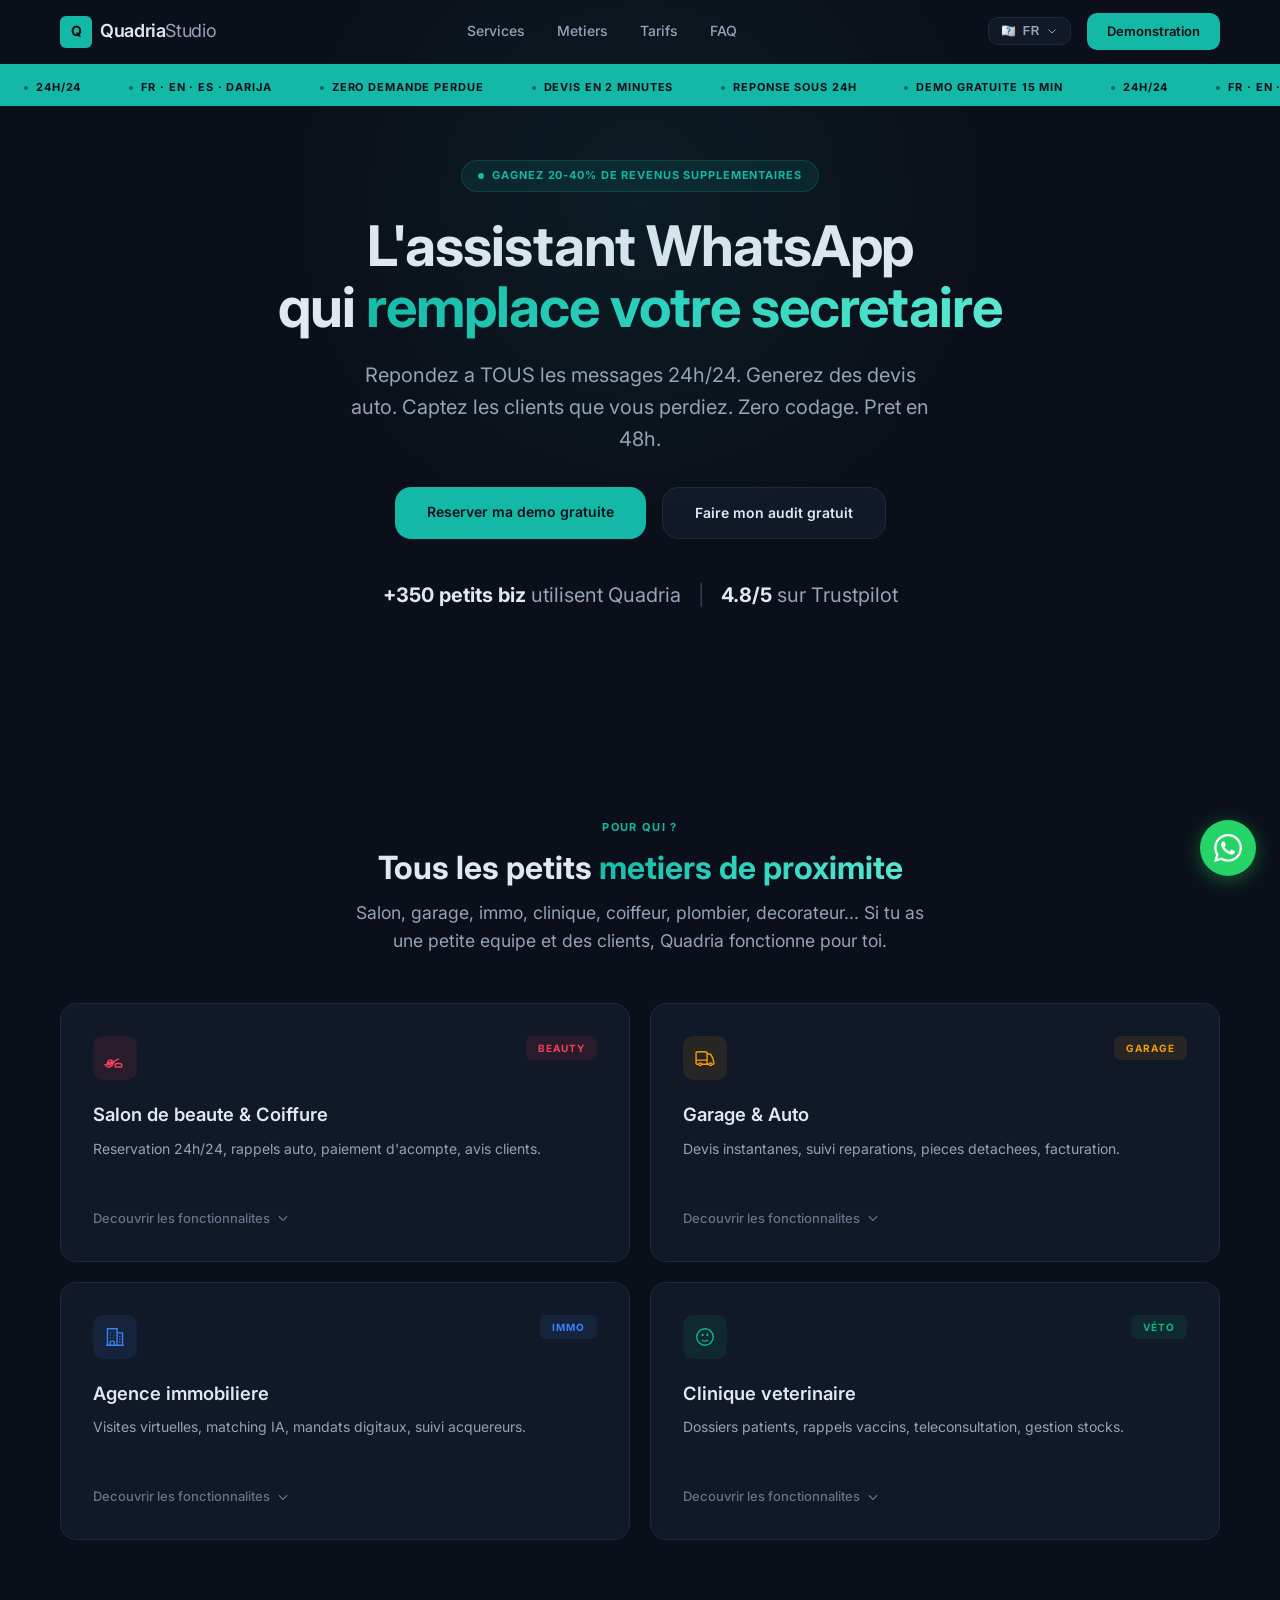
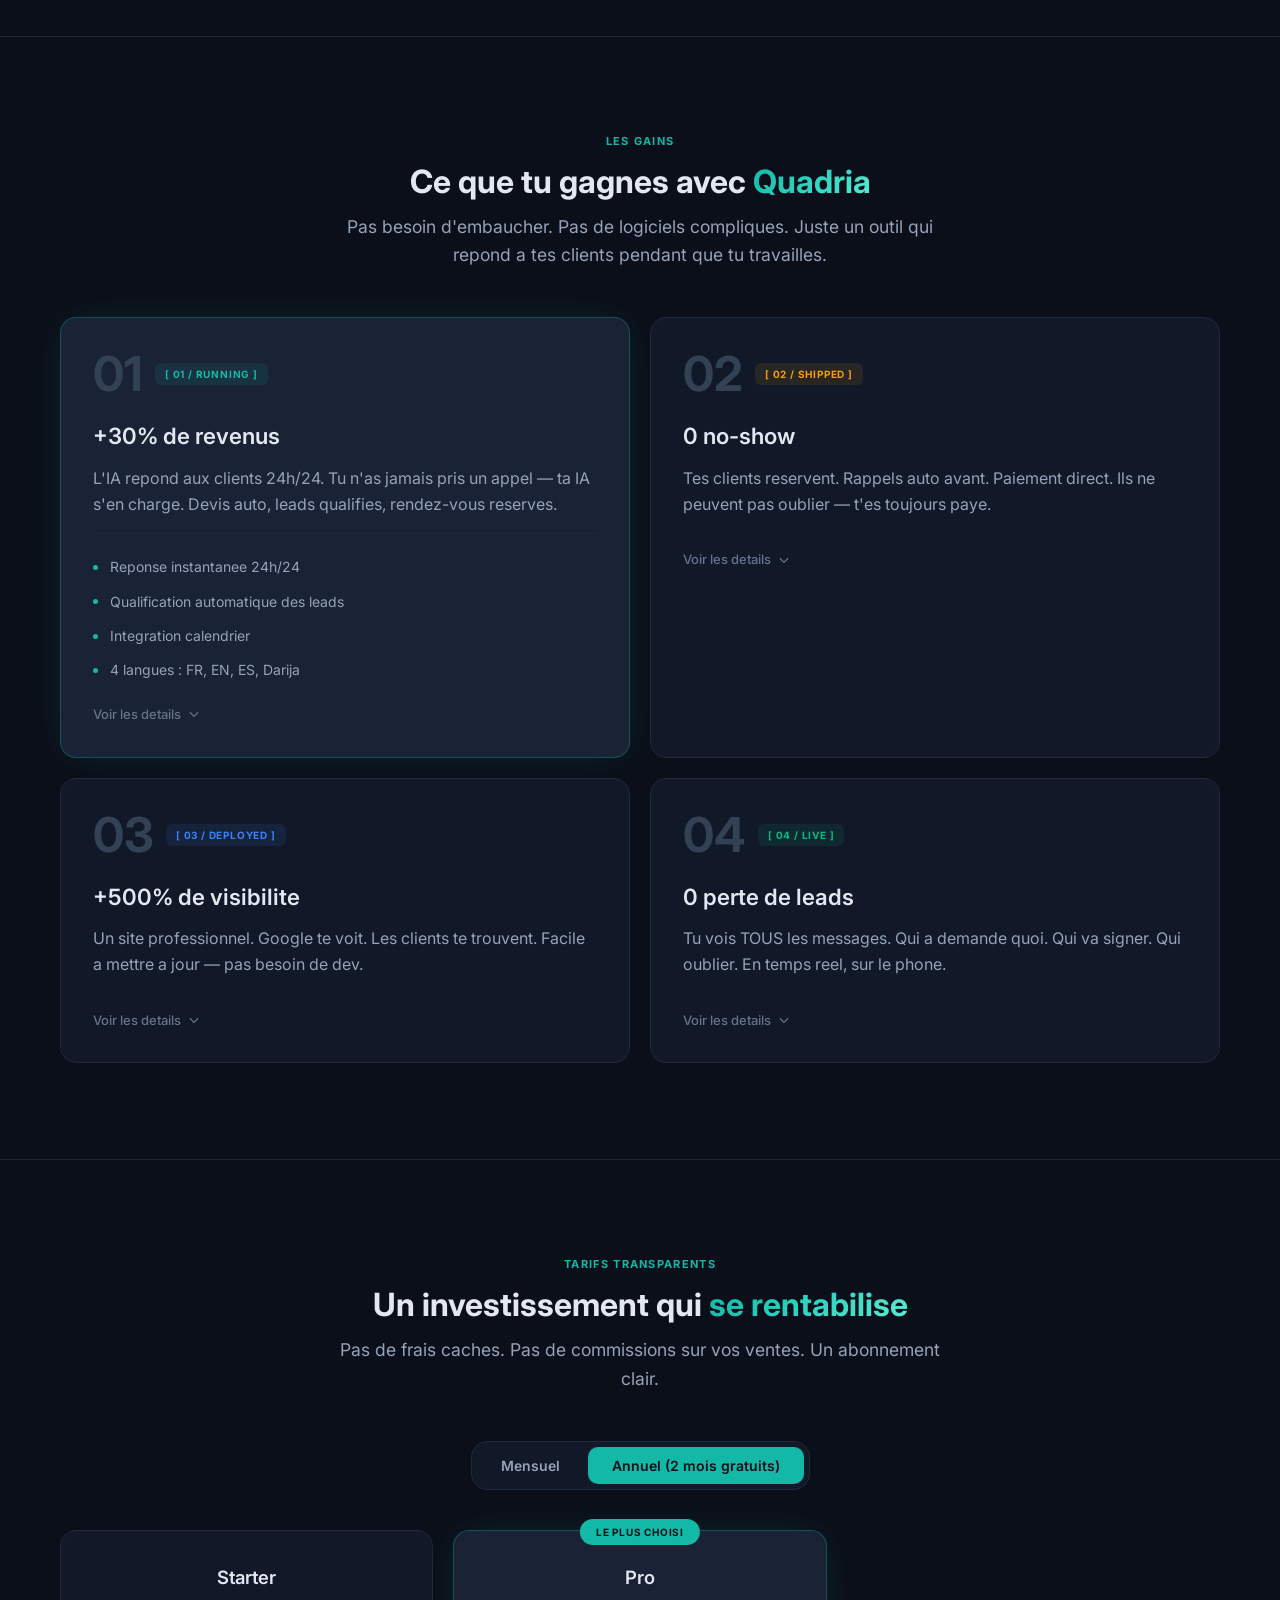
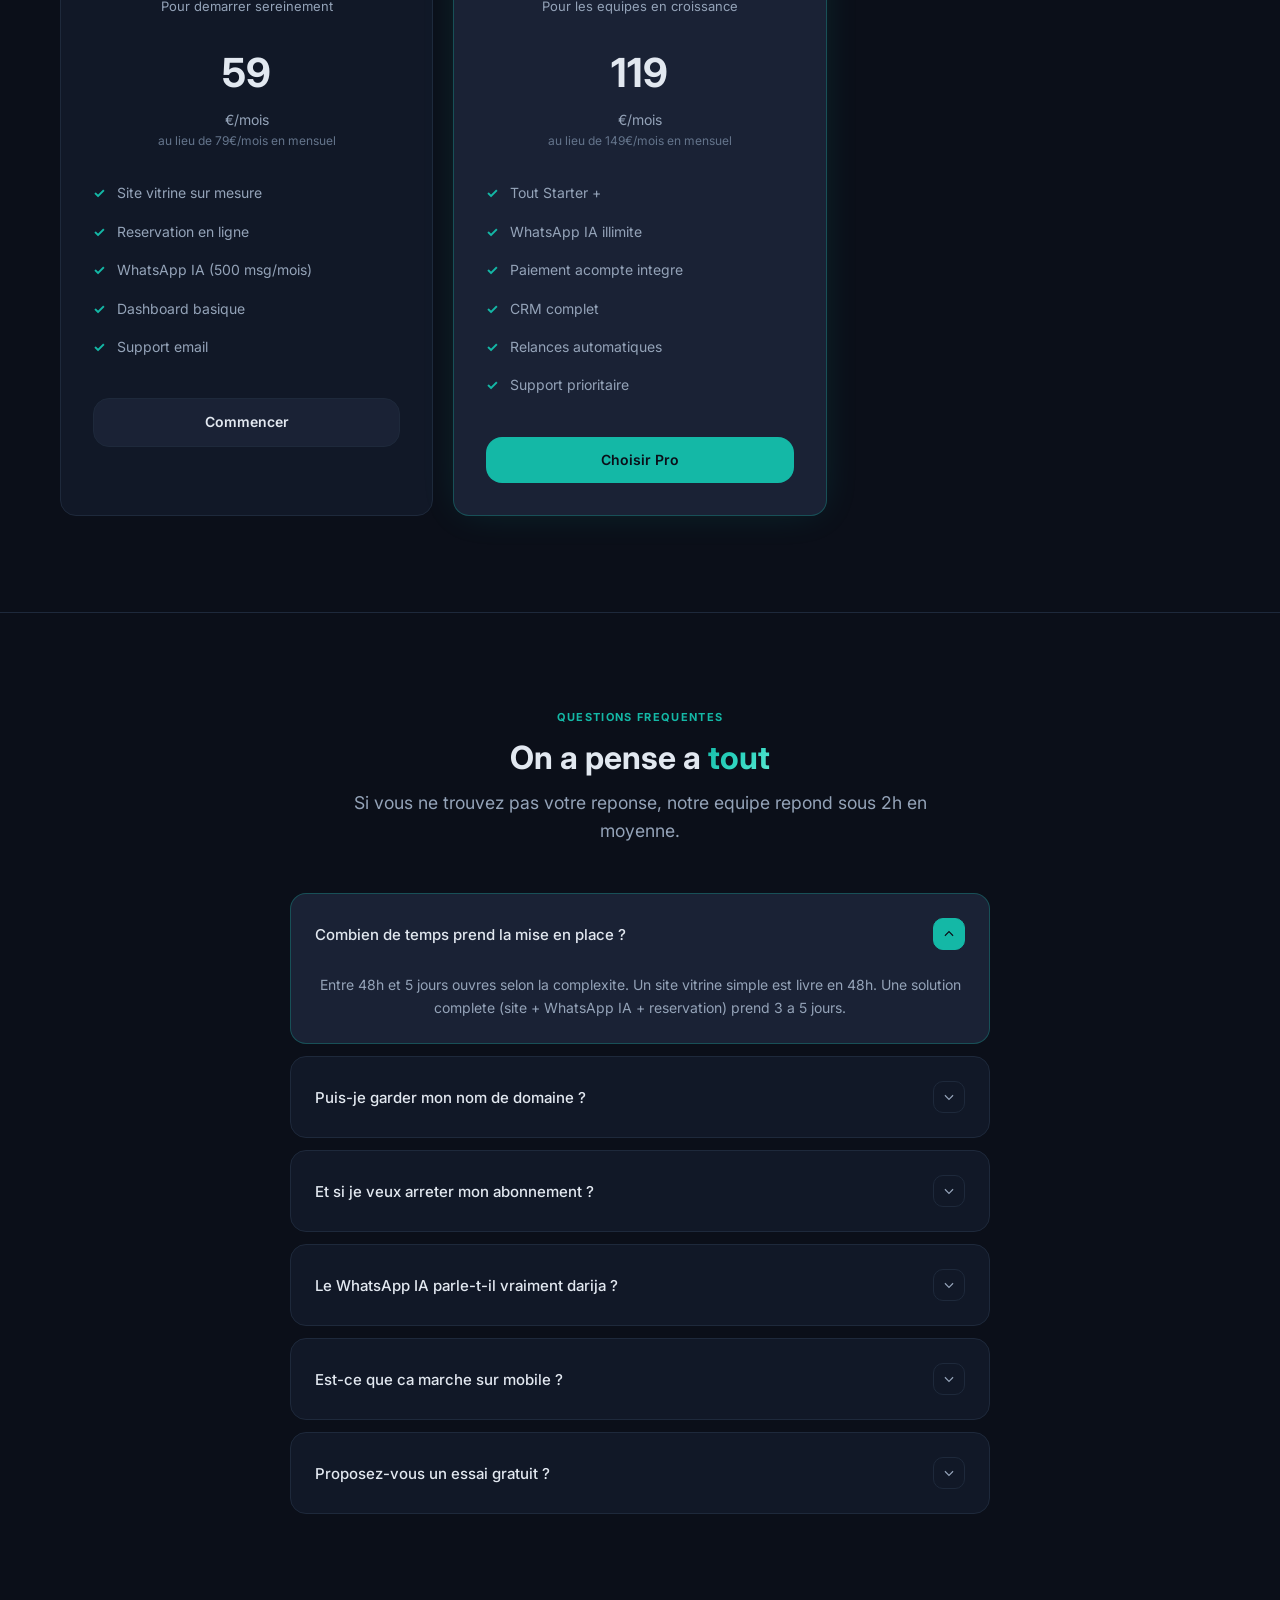
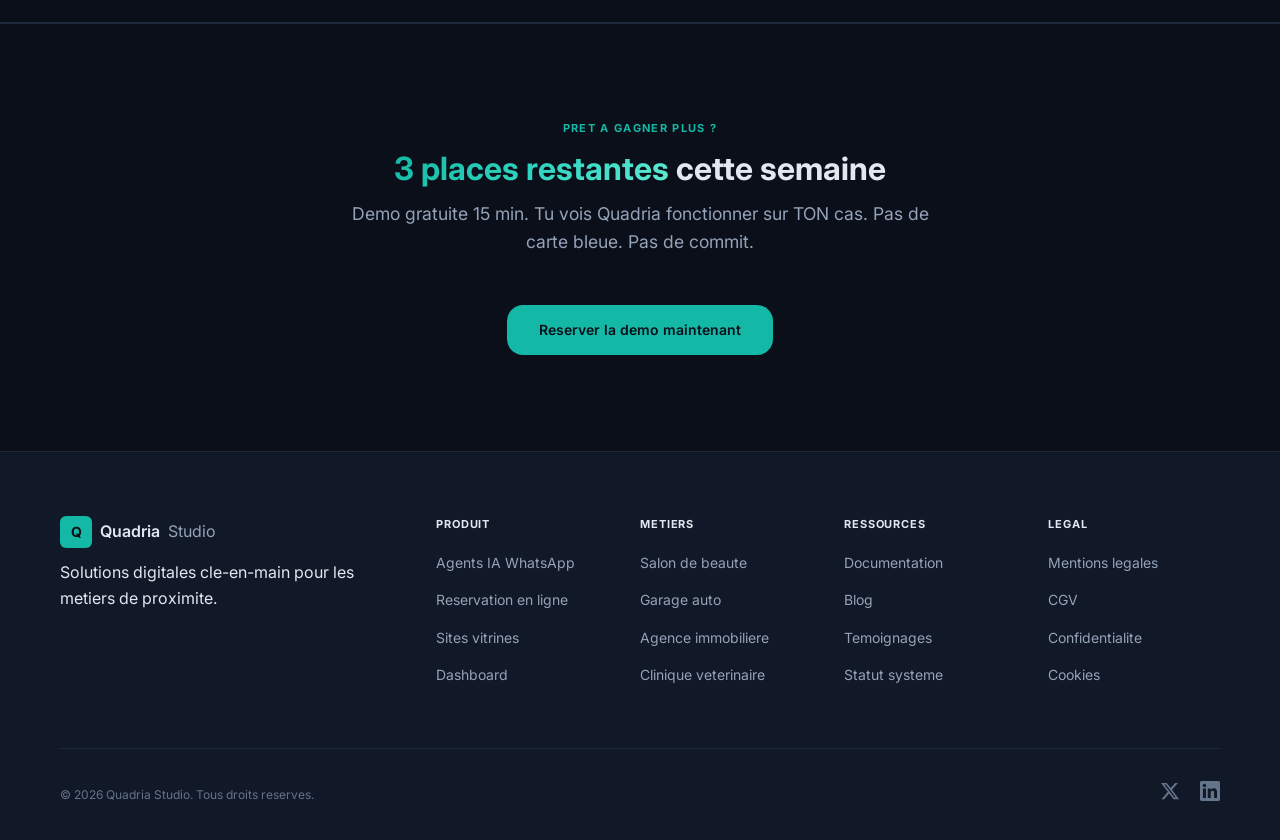
<file: index.html>
<!DOCTYPE html>
<html lang="fr">
<head>
<meta charset="UTF-8">
<meta name="viewport" content="width=device-width, initial-scale=1.0">
<title>Quadria Studio — Solutions digitales pour les metiers de proximite</title>
<meta name="description" content="WhatsApp IA, reservation en ligne, sites vitrines et dashboards sur mesure pour salons de beaute, garages, agences immobilieres et cliniques veterinaires.">
<link rel="preconnect" href="https://fonts.googleapis.com">
<link rel="preconnect" href="https://fonts.gstatic.com" crossorigin>
<link href="https://fonts.googleapis.com/css2?family=Inter:wght@400;500;600;700&display=swap" rel="stylesheet">
<link rel="stylesheet" href="theme.css">
</head>
<body>

<header class="q-navbar">
  <div class="q-navbar-inner">
    <a href="index.html" class="q-logo">
      <div class="q-logo-mark">Q</div>
      <span class="q-logo-text">Quadria<span>Studio</span></span>
    </a>
    <nav class="q-nav-links">
      <a href="#services">Services</a>
      <a href="#metiers">Metiers</a>
      <a href="#tarifs">Tarifs</a>
      <a href="#faq">FAQ</a>
    </nav>
    <div class="q-nav-right">
      <div style="position:relative;">
        <button class="q-lang-btn" type="button">
          <span class="q-lang-flag">&#127467;&#127469;</span>
          <span class="q-lang-code">fr</span>
          <svg width="12" height="12" viewBox="0 0 24 24" fill="none" stroke="currentColor" stroke-width="2"><path d="M19 9l-7 7-7-7"/></svg>
        </button>
        <div class="q-lang-dropdown">
          <button class="q-lang-option active" data-lang="fr" type="button"><span>&#127467;&#127469;</span> FR</button>
          <button class="q-lang-option" data-lang="en" type="button"><span>&#127468;&#127463;</span> EN</button>
          <button class="q-lang-option" data-lang="es" type="button"><span>&#127466;&#127480;</span> ES</button>
          <button class="q-lang-option" data-lang="darija" type="button"><span>&#127474;&#127462;</span> DARIJA</button>
        </div>
      </div>
      <a href="#contact" class="q-cta-btn">Demonstration</a>
    </div>
    <button class="q-mobile-toggle" type="button" aria-label="Menu">
      <svg width="24" height="24" viewBox="0 0 24 24" fill="none" stroke="currentColor" stroke-width="2"><path d="M4 6h16M4 12h16M4 18h16"/></svg>
    </button>
  </div>
  <div class="q-mobile-menu">
    <a href="#services">Services</a>
    <a href="#metiers">Metiers</a>
    <a href="#tarifs">Tarifs</a>
    <a href="#faq">FAQ</a>
    <a href="#contact" class="q-cta-btn" style="display:block;text-align:center;margin-top:12px;">Demonstration gratuite</a>
  </div>
</header>

<div class="q-marquee-wrap">
  <div class="q-marquee-track">
    <span class="q-marquee-item"><span class="q-marquee-dot"></span>24h/24</span>
    <span class="q-marquee-item"><span class="q-marquee-dot"></span>FR &#183; EN &#183; ES &#183; DARIJA</span>
    <span class="q-marquee-item"><span class="q-marquee-dot"></span>ZERO DEMANDE PERDUE</span>
    <span class="q-marquee-item"><span class="q-marquee-dot"></span>DEVIS EN 2 MINUTES</span>
    <span class="q-marquee-item"><span class="q-marquee-dot"></span>REPONSE SOUS 24H</span>
    <span class="q-marquee-item"><span class="q-marquee-dot"></span>DEMO GRATUITE 15 MIN</span>
    <span class="q-marquee-item"><span class="q-marquee-dot"></span>24h/24</span>
    <span class="q-marquee-item"><span class="q-marquee-dot"></span>FR &#183; EN &#183; ES &#183; DARIJA</span>
    <span class="q-marquee-item"><span class="q-marquee-dot"></span>ZERO DEMANDE PERDUE</span>
    <span class="q-marquee-item"><span class="q-marquee-dot"></span>DEVIS EN 2 MINUTES</span>
    <span class="q-marquee-item"><span class="q-marquee-dot"></span>REPONSE SOUS 24H</span>
    <span class="q-marquee-item"><span class="q-marquee-dot"></span>DEMO GRATUITE 15 MIN</span>
  </div>
</div>

<section class="q-hero">
  <div class="q-hero-glow"></div>
  <div class="container text-center">
    <div class="q-badge">
      <span class="q-pulse"></span>
      Gagnez 20-40% de revenus supplementaires
    </div>
    <h1>L&#39;assistant WhatsApp<br>qui <span class="text-gradient">remplace votre secretaire</span></h1>
    <p>Repondez a TOUS les messages 24h/24. Generez des devis auto. Captez les clients que vous perdiez. Zero codage. Pret en 48h.</p>
    <div class="q-hero-btns">
      <a href="https://calendly.com/slaoui-aymar/audit-express-quadria-15-min" target="_blank" class="q-btn-primary">Reserver ma demo gratuite</a>
      <a href="https://audit-ia-quadria.vercel.app" target="_blank" class="q-btn-secondary">Faire mon audit gratuit</a>
    </div>
    <div class="q-social-proof">
      <p><strong style="color:var(--text);">+350 petits biz</strong> utilisent Quadria <span style="margin:0 12px;color:var(--border-strong);">|</span> <strong style="color:var(--text);">4.8/5</strong> sur Trustpilot</p>
    </div>
  </div>
</section>

<section id="metiers" class="q-section">
  <div class="container text-center">
    <span class="q-section-label">Pour qui ?</span>
    <h2>Tous les petits <span class="text-gradient">metiers de proximite</span></h2>
    <p class="q-section-desc">Salon, garage, immo, clinique, coiffeur, plombier, decorateur... Si tu as une petite equipe et des clients, Quadria fonctionne pour toi.</p>
    <div class="q-industries-grid">
      <div class="q-industry-card beauty">
        <div class="q-industry-header">
          <div class="q-industry-icon beauty">
            <svg width="22" height="22" viewBox="0 0 24 24" fill="none" stroke="currentColor" stroke-width="1.5"><path d="M9.53 16.122a3 3 0 00-5.78 1.128 2.25 2.25 0 01-2.4 2.245 4.5 4.5 0 008.4-2.245c0-.399-.077-.78-.22-1.128zm0 0a15.998 15.998 0 003.388-1.62m-5.048 4.025a3 3 0 01-4.293 0l1.414-1.415a.75.75 0 111.06 1.06l-1.414 1.415zm5.048-4.025a15.998 15.998 0 003.388-1.62m-5.048 4.025a3 3 0 01-4.293 0l1.414-1.415a.75.75 0 111.06 1.06l-1.414 1.415z"/><path d="M12 20.25c0-1.5.75-2.25 2.25-2.25h3a2.25 2.25 0 012.25 2.25v.75a.75.75 0 01-.75.75h-6a.75.75 0 01-.75-.75v-.75z"/></svg>
          </div>
          <span class="q-industry-tag beauty">beauty</span>
        </div>
        <h3>Salon de beaute &amp; Coiffure</h3>
        <p>Reservation 24h/24, rappels auto, paiement d&#39;acompte, avis clients.</p>
        <div class="q-industry-features">
          <span class="q-chip beauty">Reservation en ligne</span>
          <span class="q-chip beauty">Rappels SMS/WhatsApp</span>
          <span class="q-chip beauty">Paiement acompte</span>
          <span class="q-chip beauty">Fiche client</span>
        </div>
        <div class="q-industry-toggle">Decouvrir les fonctionnalites <svg width="14" height="14" viewBox="0 0 24 24" fill="none" stroke="currentColor" stroke-width="2"><path d="M19 9l-7 7-7-7"/></svg></div>
      </div>
      <div class="q-industry-card garage">
        <div class="q-industry-header">
          <div class="q-industry-icon garage">
            <svg width="22" height="22" viewBox="0 0 24 24" fill="none" stroke="currentColor" stroke-width="1.5"><path d="M8.25 18.75a1.5 1.5 0 01-3 0m3 0a1.5 1.5 0 00-3 0m3 0h6m-9 0H3.375a1.125 1.125 0 01-1.125-1.125V14.25m17.25 4.5a1.5 1.5 0 01-3 0m3 0a1.5 1.5 0 00-3 0m3 0h1.125c.621 0 1.129-.504 1.09-1.124a17.902 17.902 0 00-3.213-9.193 2.056 2.056 0 00-1.58-.86H14.25M16.5 18.75h-2.25m0-11.177v-.958c0-.568-.422-1.048-.987-1.106a48.554 48.554 0 00-10.026 0 1.106 1.106 0 00-.987 1.106v7.635m12-6.677v6.677m0 4.5v-4.5m0 0h-12"/></svg>
          </div>
          <span class="q-industry-tag garage">garage</span>
        </div>
        <h3>Garage &amp; Auto</h3>
        <p>Devis instantanes, suivi reparations, pieces detachees, facturation.</p>
        <div class="q-industry-features">
          <span class="q-chip garage">Devis WhatsApp</span>
          <span class="q-chip garage">Suivi reparations</span>
          <span class="q-chip garage">Stock pieces</span>
          <span class="q-chip garage">Factures auto</span>
        </div>
        <div class="q-industry-toggle">Decouvrir les fonctionnalites <svg width="14" height="14" viewBox="0 0 24 24" fill="none" stroke="currentColor" stroke-width="2"><path d="M19 9l-7 7-7-7"/></svg></div>
      </div>
      <div class="q-industry-card realestate">
        <div class="q-industry-header">
          <div class="q-industry-icon realestate">
            <svg width="22" height="22" viewBox="0 0 24 24" fill="none" stroke="currentColor" stroke-width="1.5"><path d="M2.25 21h19.5m-18-18v18m10.5-18v18m6-13.5V21M6.75 6.75h.75m-.75 3h.75m-.75 3h.75m3-6h.75m-.75 3h.75m-.75 3h.75M6.75 21v-3.375c0-.621.504-1.125 1.125-1.125h2.25c.621 0 1.125.504 1.125 1.125V21M3 3h12m-.75 4.5H21m-3.75 3.75h.008v.008h-.008v-.008zm0 3h.008v.008h-.008v-.008zm0 3h.008v.008h-.008v-.008z"/></svg>
          </div>
          <span class="q-industry-tag realestate">immo</span>
        </div>
        <h3>Agence immobiliere</h3>
        <p>Visites virtuelles, matching IA, mandats digitaux, suivi acquereurs.</p>
        <div class="q-industry-features">
          <span class="q-chip realestate">Matching IA</span>
          <span class="q-chip realestate">Visites virtuelles</span>
          <span class="q-chip realestate">Mandats digitaux</span>
          <span class="q-chip realestate">CRM integre</span>
        </div>
        <div class="q-industry-toggle">Decouvrir les fonctionnalites <svg width="14" height="14" viewBox="0 0 24 24" fill="none" stroke="currentColor" stroke-width="2"><path d="M19 9l-7 7-7-7"/></svg></div>
      </div>
      <div class="q-industry-card veterinary">
        <div class="q-industry-header">
          <div class="q-industry-icon veterinary">
            <svg width="22" height="22" viewBox="0 0 24 24" fill="none" stroke="currentColor" stroke-width="1.5"><path d="M15.182 15.182a4.5 4.5 0 01-6.364 0M21 12a9 9 0 11-18 0 9 9 0 0118 0zM9.75 9.75c0 .414-.168.75-.375.75S9 10.164 9 9.75 9.168 9 9.375 9s.375.336.375.75zm-.375 0h.008v.015h-.008V9.75zm5.625 0c0 .414-.168.75-.375.75s-.375-.336-.375-.75.168-.75.375-.75.375.336.375.75zm-.375 0h.008v.015h-.008V9.75z"/></svg>
          </div>
          <span class="q-industry-tag veterinary">véto</span>
        </div>
        <h3>Clinique veterinaire</h3>
        <p>Dossiers patients, rappels vaccins, teleconsultation, gestion stocks.</p>
        <div class="q-industry-features">
          <span class="q-chip veterinary">Dossier patient</span>
          <span class="q-chip veterinary">Rappels vaccins</span>
          <span class="q-chip veterinary">Teleconsultation</span>
          <span class="q-chip veterinary">Gestion stock</span>
        </div>
        <div class="q-industry-toggle">Decouvrir les fonctionnalites <svg width="14" height="14" viewBox="0 0 24 24" fill="none" stroke="currentColor" stroke-width="2"><path d="M19 9l-7 7-7-7"/></svg></div>
      </div>
    </div>
  </div>
</section>

<section id="services" class="q-section" style="border-top:1px solid var(--border);border-bottom:1px solid var(--border);">
  <div class="container text-center">
    <span class="q-section-label">Les gains</span>
    <h2>Ce que tu gagnes avec <span class="text-gradient">Quadria</span></h2>
    <p class="q-section-desc">Pas besoin d'embaucher. Pas de logiciels compliques. Juste un outil qui repond a tes clients pendant que tu travailles.</p>
    <div class="q-services-grid">
      <div class="q-service-card active" data-service="whatsapp">
        <div class="q-service-header">
          <span class="q-service-num">01</span>
          <span class="q-service-status running">[ 01 / RUNNING ]</span>
        </div>
        <h3>+30% de revenus</h3>
        <p>L&#39;IA repond aux clients 24h/24. Tu n&#39;as jamais pris un appel — ta IA s&#39;en charge. Devis auto, leads qualifies, rendez-vous reserves.</p>
        <div class="q-service-details">
          <ul>
            <li>Reponse instantanee 24h/24</li>
            <li>Qualification automatique des leads</li>
            <li>Integration calendrier</li>
            <li>4 langues : FR, EN, ES, Darija</li>
          </ul>
        </div>
        <div class="q-industry-toggle" style="margin-top:16px;"><span>Voir les details</span> <svg width="14" height="14" viewBox="0 0 24 24" fill="none" stroke="currentColor" stroke-width="2"><path d="M19 9l-7 7-7-7"/></svg></div>
      </div>
      <div class="q-service-card" data-service="reservation">
        <div class="q-service-header">
          <span class="q-service-num">02</span>
          <span class="q-service-status shipped">[ 02 / SHIPPED ]</span>
        </div>
        <h3>0 no-show</h3>
        <p>Tes clients reservent. Rappels auto avant. Paiement direct. Ils ne peuvent pas oublier — t&#39;es toujours paye.</p>
        <div class="q-service-details">
          <ul>
            <li>Paiement securise integre</li>
            <li>Acompte a la reservation</li>
            <li>Annulation &amp; remboursement auto</li>
            <li>Rappels SMS + WhatsApp</li>
          </ul>
        </div>
        <div class="q-industry-toggle" style="margin-top:16px;"><span>Voir les details</span> <svg width="14" height="14" viewBox="0 0 24 24" fill="none" stroke="currentColor" stroke-width="2"><path d="M19 9l-7 7-7-7"/></svg></div>
      </div>
      <div class="q-service-card" data-service="sites">
        <div class="q-service-header">
          <span class="q-service-num">03</span>
          <span class="q-service-status deployed">[ 03 / DEPLOYED ]</span>
        </div>
        <h3>+500% de visibilite</h3>
        <p>Un site professionnel. Google te voit. Les clients te trouvent. Facile a mettre a jour — pas besoin de dev.</p>
        <div class="q-service-details">
          <ul>
            <li>Design unique par secteur</li>
            <li>SEO optimise local</li>
            <li>100% responsive</li>
            <li>Hebergement + HTTPS inclus</li>
          </ul>
        </div>
        <div class="q-industry-toggle" style="margin-top:16px;"><span>Voir les details</span> <svg width="14" height="14" viewBox="0 0 24 24" fill="none" stroke="currentColor" stroke-width="2"><path d="M19 9l-7 7-7-7"/></svg></div>
      </div>
      <div class="q-service-card" data-service="dashboard">
        <div class="q-service-header">
          <span class="q-service-num">04</span>
          <span class="q-service-status live">[ 04 / LIVE ]</span>
        </div>
        <h3>0 perte de leads</h3>
        <p>Tu vois TOUS les messages. Qui a demande quoi. Qui va signer. Qui oublier. En temps reel, sur le phone.</p>
        <div class="q-service-details">
          <ul>
            <li>KPIs metiers cles en un coup d&#39;oeil</li>
            <li>Export donnees CSV/PDF</li>
            <li>Alertes personnalisees</li>
            <li>Multi-utilisateurs &amp; roles</li>
          </ul>
        </div>
        <div class="q-industry-toggle" style="margin-top:16px;"><span>Voir les details</span> <svg width="14" height="14" viewBox="0 0 24 24" fill="none" stroke="currentColor" stroke-width="2"><path d="M19 9l-7 7-7-7"/></svg></div>
      </div>
    </div>
  </div>
</section>

<section id="tarifs" class="q-section">
  <div class="container text-center">
    <span class="q-section-label">Tarifs transparents</span>
    <h2>Un investissement qui <span class="text-gradient">se rentabilise</span></h2>
    <p class="q-section-desc">Pas de frais caches. Pas de commissions sur vos ventes. Un abonnement clair.</p>
    <div class="q-pricing-toggle">
      <button data-plan="monthly" type="button">Mensuel</button>
      <button data-plan="yearly" class="active" type="button">Annuel (2 mois gratuits)</button>
    </div>
    <div class="q-pricing-grid">
      <div class="q-pricing-card">
        <h3>Starter</h3>
        <p class="desc">Pour demarrer sereinement</p>
        <div class="q-price" data-price-monthly="79" data-price-yearly="59">59</div>
        <div class="q-price-suffix">&#8364;/mois</div>
        <div class="q-price-note">au lieu de 79&#8364;/mois en mensuel</div>
        <ul class="q-pricing-features">
          <li>Site vitrine sur mesure</li>
          <li>Reservation en ligne</li>
          <li>WhatsApp IA (500 msg/mois)</li>
          <li>Dashboard basique</li>
          <li>Support email</li>
        </ul>
        <a href="#contact" class="q-pricing-cta secondary">Commencer</a>
      </div>
      <div class="q-pricing-card popular">
        <div class="q-pricing-popular-badge">Le plus choisi</div>
        <h3>Pro</h3>
        <p class="desc">Pour les equipes en croissance</p>
        <div class="q-price" data-price-monthly="149" data-price-yearly="119">119</div>
        <div class="q-price-suffix">&#8364;/mois</div>
        <div class="q-price-note">au lieu de 149&#8364;/mois en mensuel</div>
        <ul class="q-pricing-features">
          <li>Tout Starter +</li>
          <li>WhatsApp IA illimite</li>
          <li>Paiement acompte integre</li>
          <li>CRM complet</li>
          <li>Relances automatiques</li>
          <li>Support prioritaire</li>
        </ul>
        <a href="#contact" class="q-pricing-cta primary">Choisir Pro</a>
      </div>
    </div>
  </div>
</section>

<section id="faq" class="q-section" style="border-top:1px solid var(--border);border-bottom:1px solid var(--border);">
  <div class="container text-center">
    <span class="q-section-label">Questions frequentes</span>
    <h2>On a pense a <span class="text-gradient">tout</span></h2>
    <p class="q-section-desc">Si vous ne trouvez pas votre reponse, notre equipe repond sous 2h en moyenne.</p>
    <div class="q-faq-list">
      <div class="q-faq-item active">
        <button class="q-faq-question" type="button">
          Combien de temps prend la mise en place ?
          <span class="q-faq-icon"><svg width="14" height="14" viewBox="0 0 24 24" fill="none" stroke="currentColor" stroke-width="2"><path d="M19 9l-7 7-7-7"/></svg></span>
        </button>
        <div class="q-faq-answer">
          <div class="q-faq-answer-inner">Entre 48h et 5 jours ouvres selon la complexite. Un site vitrine simple est livre en 48h. Une solution complete (site + WhatsApp IA + reservation) prend 3 a 5 jours.</div>
        </div>
      </div>
      <div class="q-faq-item">
        <button class="q-faq-question" type="button">
          Puis-je garder mon nom de domaine ?
          <span class="q-faq-icon"><svg width="14" height="14" viewBox="0 0 24 24" fill="none" stroke="currentColor" stroke-width="2"><path d="M19 9l-7 7-7-7"/></svg></span>
        </button>
        <div class="q-faq-answer">
          <div class="q-faq-answer-inner">Oui, absolument. Nous configurons votre domaine existant (ou nous vous en procurons un) et gerons les DNS pour vous.</div>
        </div>
      </div>
      <div class="q-faq-item">
        <button class="q-faq-question" type="button">
          Et si je veux arreter mon abonnement ?
          <span class="q-faq-icon"><svg width="14" height="14" viewBox="0 0 24 24" fill="none" stroke="currentColor" stroke-width="2"><path d="M19 9l-7 7-7-7"/></svg></span>
        </button>
        <div class="q-faq-answer">
          <div class="q-faq-answer-inner">Vous pouvez resilier a tout moment sans frais. Vos donnees vous sont restituees dans un format exploitable (CSV/JSON).</div>
        </div>
      </div>
      <div class="q-faq-item">
        <button class="q-faq-question" type="button">
          Le WhatsApp IA parle-t-il vraiment darija ?
          <span class="q-faq-icon"><svg width="14" height="14" viewBox="0 0 24 24" fill="none" stroke="currentColor" stroke-width="2"><path d="M19 9l-7 7-7-7"/></svg></span>
        </button>
        <div class="q-faq-answer">
          <div class="q-faq-answer-inner">Oui, notre modele est entraine sur des conversations reelles en darija marocaine, francais, espagnol et anglais. Il comprend le code-switching naturel.</div>
        </div>
      </div>
      <div class="q-faq-item">
        <button class="q-faq-question" type="button">
          Est-ce que ca marche sur mobile ?
          <span class="q-faq-icon"><svg width="14" height="14" viewBox="0 0 24 24" fill="none" stroke="currentColor" stroke-width="2"><path d="M19 9l-7 7-7-7"/></svg></span>
        </button>
        <div class="q-faq-answer">
          <div class="q-faq-answer-inner">Tout est pense mobile-first. Votre site, votre dashboard et vos notifications sont optimises pour smartphone et tablette.</div>
        </div>
      </div>
      <div class="q-faq-item">
        <button class="q-faq-question" type="button">
          Proposez-vous un essai gratuit ?
          <span class="q-faq-icon"><svg width="14" height="14" viewBox="0 0 24 24" fill="none" stroke="currentColor" stroke-width="2"><path d="M19 9l-7 7-7-7"/></svg></span>
        </button>
        <div class="q-faq-answer">
          <div class="q-faq-answer-inner">La demonstration est gratuite : 15 minutes sur votre cas reel, sans engagement. Vous voyez le systeme fonctionner avant de signer quoi que ce soit.</div>
        </div>
      </div>
    </div>
  </div>
</section>


<section id="contact" class="q-section" style="border-top:1px solid var(--border);">
  <div class="container text-center">
    <span class="q-section-label">Pret a gagner plus ?</span>
    <h2><span class="text-gradient">3 places restantes</span> cette semaine</h2>
    <p class="q-section-desc">Demo gratuite 15 min. Tu vois Quadria fonctionner sur TON cas. Pas de carte bleue. Pas de commit.</p>
    <div class="q-hero-btns" style="margin-bottom:0;">
      <a href="https://calendly.com/slaoui-aymar/audit-express-quadria-15-min" target="_blank" class="q-btn-primary">Reserver la demo maintenant</a>
    </div>
  </div>
</section>

<footer class="q-footer">
  <div class="container">
    <div class="q-footer-grid">
      <div>
        <a href="index.html" class="q-footer-brand">
          <div class="q-logo-mark">Q</div>
          <span style="font-weight:600;">Quadria</span><span style="color:var(--text-muted);">Studio</span>
        </a>
        <p>Solutions digitales cle-en-main pour les metiers de proximite.</p>
      </div>
      <div>
        <h4>Produit</h4>
        <ul class="q-footer-links">
          <li><a href="#services">Agents IA WhatsApp</a></li>
          <li><a href="#services">Reservation en ligne</a></li>
          <li><a href="#services">Sites vitrines</a></li>
          <li><a href="#services">Dashboard</a></li>
        </ul>
      </div>
      <div>
        <h4>Metiers</h4>
        <ul class="q-footer-links">
          <li><a href="#metiers">Salon de beaute</a></li>
          <li><a href="#metiers">Garage auto</a></li>
          <li><a href="#metiers">Agence immobiliere</a></li>
          <li><a href="#metiers">Clinique veterinaire</a></li>
        </ul>
      </div>
      <div>
        <h4>Ressources</h4>
        <ul class="q-footer-links">
          <li><a href="#">Documentation</a></li>
          <li><a href="#">Blog</a></li>
          <li><a href="#">Temoignages</a></li>
          <li><a href="#">Statut systeme</a></li>
        </ul>
      </div>
      <div>
        <h4>Legal</h4>
        <ul class="q-footer-links">
          <li><a href="#">Mentions legales</a></li>
          <li><a href="#">CGV</a></li>
          <li><a href="#">Confidentialite</a></li>
          <li><a href="#">Cookies</a></li>
        </ul>
      </div>
    </div>
    <div class="q-footer-bottom">
      <p>&copy; 2026 Quadria Studio. Tous droits reserves.</p>
      <div class="q-footer-social">
        <a href="#" aria-label="Twitter"><svg width="20" height="20" fill="currentColor" viewBox="0 0 24 24"><path d="M18.244 2.25h3.308l-7.227 8.26 8.502 11.24H16.17l-5.214-6.817L4.99 21.75H1.68l7.73-8.835L1.254 2.25H8.08l4.713 6.231zm-1.161 17.52h1.833L7.084 4.126H5.117z"/></svg></a>
        <a href="#" aria-label="LinkedIn"><svg width="20" height="20" fill="currentColor" viewBox="0 0 24 24"><path d="M20.447 20.452h-3.554v-5.569c0-1.328-.027-3.037-1.852-3.037-1.853 0-2.136 1.445-2.136 2.939v5.667H9.351V9h3.414v1.561h.046c.477-.9 1.637-1.85 3.37-1.85 3.601 0 4.267 2.37 4.267 5.455v6.286zM5.337 7.433c-1.144 0-2.063-.926-2.063-2.065 0-1.138.92-2.063 2.063-2.063 1.14 0 2.064.925 2.064 2.063 0 1.139-.925 2.065-2.064 2.065zm1.782 13.019H3.555V9h3.564v11.452zM22.225 0H1.771C.792 0 0 .774 0 1.729v20.542C0 23.227.792 24 1.771 24h20.451C23.2 24 24 23.227 24 22.271V1.729C24 .774 23.2 0 22.222 0h.003z"/></svg></a>
      </div>
    </div>
  </div>
</footer>

<script src="ui.js"></script>

<!-- WhatsApp Floating Button -->
<a id="q-whatsapp-btn" href="https://wa.me/212664028395" class="q-whatsapp" target="_blank" aria-label="Contactez-nous sur WhatsApp">
  <svg width="28" height="28" viewBox="0 0 24 24" fill="currentColor"><path d="M17.472 14.382c-.297-.149-1.758-.867-2.03-.967-.273-.099-.471-.148-.67.15-.197.297-.767.966-.94 1.164-.173.199-.347.223-.644.075-.297-.15-1.255-.463-2.39-1.475-.883-.788-1.48-1.761-1.653-2.059-.173-.297-.018-.458.13-.606.134-.133.298-.347.446-.52.149-.174.198-.298.298-.497.099-.198.05-.371-.025-.52-.075-.149-.669-1.612-.916-2.207-.242-.579-.487-.5-.669-.51-.173-.008-.371-.01-.57-.01-.198 0-.52.074-.792.372-.272.297-1.04 1.016-1.04 2.479 0 1.462 1.065 2.875 1.213 3.074.149.198 2.096 3.2 5.077 4.487.709.306 1.262.489 1.694.625.712.227 1.36.195 1.871.118.571-.085 1.758-.719 2.006-1.413.248-.694.248-1.289.173-1.413-.074-.124-.272-.198-.57-.347m-5.421 7.403h-.004a9.87 9.87 0 01-5.031-1.378l-.361-.214-3.741.982.998-3.648-.235-.374a9.86 9.86 0 01-1.51-5.26c.001-5.45 4.436-9.884 9.888-9.884 2.64 0 5.122 1.03 6.988 2.898a9.825 9.825 0 012.893 6.994c-.003 5.45-4.437 9.884-9.885 9.884m8.413-18.297A11.815 11.815 0 0012.05 0C5.495 0 .16 5.335.157 11.892c0 2.096.547 4.134 1.585 5.937L0 24l6.335-1.652c1.746.953 3.71 1.459 5.71 1.46h.005c6.554 0 11.89-5.335 11.893-11.893a11.821 11.821 0 00-3.48-8.413z"/></svg>
</a>

<script>
(function() {
  const whatsappBtn = document.getElementById('q-whatsapp-btn');
  if (!whatsappBtn) return;

  fetch('https://ipapi.co/json/')
    .then(r => r.json())
    .then(data => {
      const country = data.country_code || '';
      const number = country === 'MA' ? '212664028395' : '33771419959';
      whatsappBtn.href = 'https://wa.me/' + number;
    })
    .catch(() => {
      whatsappBtn.href = 'https://wa.me/212664028395';
    });
})();
</script>
</body>
</html>
</file>
<file: theme.css>
/* QUADRIA STUDIO v2 — Design System */
:root {
  --bg: #0B0F19; --bg-surface: #111827; --bg-elevated: #1A2235;
  --text: #E2E8F0; --text-muted: #94A3B8; --text-dim: #64748B;
  --border: #1E293B; --border-strong: #334155;
  --primary: #14B8A6; --primary-light: #2DD4BF; --primary-dark: #0D9488;
  --beauty: #F43F5E; --garage: #F59E0B; --realestate: #3B82F6; --veterinary: #10B981;
  --font-sans: "Inter", -apple-system, BlinkMacSystemFont, "Segoe UI", Roboto, sans-serif;
  --radius-sm: 6px; --radius-md: 10px; --radius-lg: 16px; --radius-full: 9999px;
}
*, *::before, *::after { box-sizing: border-box; margin: 0; padding: 0; }
html { scroll-behavior: smooth; -webkit-font-smoothing: antialiased; }
body { font-family: var(--font-sans); background: var(--bg); color: var(--text); line-height: 1.6; min-height: 100vh; overflow-x: hidden; }
::selection { background: rgba(20,184,166,0.3); color: var(--text); }
::-webkit-scrollbar { width: 8px; }
::-webkit-scrollbar-track { background: var(--bg); }
::-webkit-scrollbar-thumb { background: var(--border-strong); border-radius: 4px; }
.container { width: 100%; max-width: 1200px; margin: 0 auto; padding: 0 20px; }
.text-gradient { background: linear-gradient(135deg, var(--primary) 0%, var(--primary-light) 50%, #5EEAD4 100%); -webkit-background-clip: text; -webkit-text-fill-color: transparent; background-clip: text; }
.text-center { text-align: center; }

/* NAVBAR */
.q-navbar { position: fixed; top: 0; left: 0; right: 0; z-index: 1000; height: 64px; background: transparent; border-bottom: 1px solid transparent; transition: all 0.3s ease; }
.q-navbar.scrolled { background: rgba(11,15,25,0.85); backdrop-filter: blur(16px); -webkit-backdrop-filter: blur(16px); border-bottom-color: var(--border); }
.q-navbar-inner { display: flex; align-items: center; justify-content: space-between; height: 100%; max-width: 1200px; margin: 0 auto; padding: 0 20px; }
.q-logo { display: flex; align-items: center; gap: 8px; text-decoration: none; color: var(--text); }
.q-logo-mark { width: 32px; height: 32px; background: var(--primary); border-radius: var(--radius-sm); display: flex; align-items: center; justify-content: center; color: var(--bg); font-weight: 700; font-size: 14px; }
.q-logo-text { font-weight: 600; font-size: 18px; letter-spacing: -0.02em; }
.q-logo-text span { color: var(--text-muted); font-weight: 400; }
.q-nav-links { display: flex; align-items: center; gap: 32px; }
.q-nav-links a { color: var(--text-muted); text-decoration: none; font-size: 14px; font-weight: 500; position: relative; transition: color 0.2s; }
.q-nav-links a:hover { color: var(--text); }
.q-nav-links a::after { content: ''; position: absolute; bottom: -4px; left: 0; width: 0; height: 1px; background: var(--primary); transition: width 0.3s ease; }
.q-nav-links a:hover::after { width: 100%; }
.q-nav-right { display: flex; align-items: center; gap: 16px; }
.q-lang-btn { display: flex; align-items: center; gap: 6px; background: var(--bg-surface); border: 1px solid var(--border); color: var(--text-muted); padding: 6px 12px; border-radius: var(--radius-md); font-size: 12px; font-weight: 600; letter-spacing: 0.05em; text-transform: uppercase; cursor: pointer; transition: all 0.2s; }
.q-lang-btn:hover { border-color: var(--border-strong); color: var(--text); }
.q-lang-dropdown { position: absolute; top: calc(100% + 8px); right: 0; background: var(--bg-elevated); border: 1px solid var(--border); border-radius: var(--radius-lg); padding: 6px; min-width: 160px; box-shadow: 0 20px 50px rgba(0,0,0,0.5); opacity: 0; visibility: hidden; transform: translateY(-8px); transition: all 0.2s ease; z-index: 1001; }
.q-lang-dropdown.open { opacity: 1; visibility: visible; transform: translateY(0); }
.q-lang-option { display: flex; align-items: center; gap: 10px; width: 100%; padding: 8px 12px; border: none; background: none; color: var(--text-muted); font-size: 13px; font-weight: 500; border-radius: var(--radius-md); cursor: pointer; transition: all 0.15s; text-transform: uppercase; letter-spacing: 0.05em; font-family: inherit; }
.q-lang-option:hover, .q-lang-option.active { background: rgba(20,184,166,0.1); color: var(--primary); }
.q-cta-btn { background: var(--primary); color: var(--bg); text-decoration: none; padding: 8px 20px; border-radius: var(--radius-md); font-size: 13px; font-weight: 600; transition: all 0.2s; border: none; cursor: pointer; }
.q-cta-btn:hover { background: var(--primary-light); }
.q-mobile-toggle { display: none; background: none; border: none; color: var(--text-muted); cursor: pointer; padding: 4px; }
.q-mobile-menu { display: none; position: absolute; top: 64px; left: 0; right: 0; background: var(--bg-surface); border-bottom: 1px solid var(--border); padding: 16px; }
.q-mobile-menu.open { display: block; }
.q-mobile-menu a { display: block; padding: 12px 16px; color: var(--text-muted); text-decoration: none; font-size: 14px; border-radius: var(--radius-md); transition: all 0.2s; }
.q-mobile-menu a:hover { background: var(--bg-elevated); color: var(--text); }

/* MARQUEE */
.q-marquee-wrap { position: fixed; top: 64px; left: 0; right: 0; z-index: 999; background: var(--primary); padding: 8px 0; overflow: hidden; white-space: nowrap; }
.q-marquee-track { display: inline-flex; animation: marquee-scroll 25s linear infinite; }
.q-marquee-item { display: inline-flex; align-items: center; gap: 8px; color: var(--bg); font-size: 11px; font-weight: 700; letter-spacing: 0.08em; text-transform: uppercase; margin: 0 24px; }
.q-marquee-dot { width: 4px; height: 4px; background: rgba(11,15,25,0.5); border-radius: 50%; }
@keyframes marquee-scroll { 0% { transform: translateX(0); } 100% { transform: translateX(-50%); } }

/* HERO */
.q-hero { position: relative; padding: 160px 0 80px; overflow: hidden; }
.q-hero-glow { position: absolute; top: -100px; left: 50%; transform: translateX(-50%); width: 800px; height: 600px; background: radial-gradient(circle, rgba(20,184,166,0.08) 0%, transparent 70%); pointer-events: none; }
.q-badge { display: inline-flex; align-items: center; gap: 8px; background: rgba(20,184,166,0.1); border: 1px solid rgba(20,184,166,0.2); color: var(--primary); padding: 6px 16px; border-radius: var(--radius-full); font-size: 11px; font-weight: 700; letter-spacing: 0.08em; text-transform: uppercase; margin-bottom: 24px; }
.q-pulse { width: 6px; height: 6px; background: var(--primary); border-radius: 50%; animation: pulse 2s infinite; }
@keyframes pulse { 0%, 100% { opacity: 1; } 50% { opacity: 0.4; } }
.q-hero h1 { font-size: clamp(2rem, 5vw, 3.5rem); font-weight: 700; line-height: 1.1; letter-spacing: -0.02em; max-width: 800px; margin: 0 auto 20px; }
.q-hero p { font-size: clamp(1rem, 2vw, 1.25rem); color: var(--text-muted); max-width: 600px; margin: 0 auto 32px; line-height: 1.6; }
.q-hero-btns { display: flex; gap: 16px; justify-content: center; margin-bottom: 40px; flex-wrap: wrap; }
.q-btn-primary { background: var(--primary); color: var(--bg); text-decoration: none; padding: 14px 32px; border-radius: var(--radius-lg); font-size: 14px; font-weight: 600; transition: all 0.2s; border: none; cursor: pointer; }
.q-btn-primary:hover { background: var(--primary-light); box-shadow: 0 0 40px -10px rgba(20,184,166,0.4); }
.q-btn-secondary { background: var(--bg-surface); color: var(--text); text-decoration: none; padding: 14px 32px; border-radius: var(--radius-lg); font-size: 14px; font-weight: 600; border: 1px solid var(--border); transition: all 0.2s; cursor: pointer; }
.q-btn-secondary:hover { border-color: var(--border-strong); }
.q-social-proof { display: flex; align-items: center; justify-content: center; gap: 16px; color: var(--text-dim); font-size: 13px; }
.q-avatars { display: flex; }
.q-avatar { width: 36px; height: 36px; border-radius: 50%; background: var(--bg-elevated); border: 2px solid var(--bg); display: flex; align-items: center; justify-content: center; font-size: 11px; font-weight: 600; color: var(--text-muted); margin-left: -10px; }
.q-avatar:first-child { margin-left: 0; }

/* SECTIONS */
.q-section { padding: 96px 0; }
.q-section-label { display: block; color: var(--primary); font-size: 11px; font-weight: 700; letter-spacing: 0.12em; text-transform: uppercase; margin-bottom: 12px; }
.q-section h2 { font-size: clamp(1.5rem, 3vw, 2rem); font-weight: 700; line-height: 1.2; margin-bottom: 12px; }
.q-section-desc { color: var(--text-muted); font-size: 1.1rem; max-width: 600px; margin: 0 auto 48px; }

/* INDUSTRIES */
.q-industries-grid { display: grid; grid-template-columns: repeat(2, 1fr); gap: 20px; }
.q-industry-card { background: var(--bg-surface); border: 1px solid var(--border); border-radius: var(--radius-lg); padding: 32px; text-align: left; cursor: pointer; transition: all 0.3s ease; position: relative; overflow: hidden; }
.q-industry-card:hover { border-color: var(--border-strong); transform: translateY(-2px); }
.q-industry-card.beauty.active { border-color: var(--beauty); box-shadow: 0 0 40px -10px rgba(244,63,94,0.25); }
.q-industry-card.garage.active { border-color: var(--garage); box-shadow: 0 0 40px -10px rgba(245,158,11,0.25); }
.q-industry-card.realestate.active { border-color: var(--realestate); box-shadow: 0 0 40px -10px rgba(59,130,246,0.25); }
.q-industry-card.veterinary.active { border-color: var(--veterinary); box-shadow: 0 0 40px -10px rgba(16,185,129,0.25); }
.q-industry-header { display: flex; justify-content: space-between; align-items: flex-start; margin-bottom: 20px; }
.q-industry-icon { width: 44px; height: 44px; border-radius: var(--radius-md); display: flex; align-items: center; justify-content: center; }
.q-industry-icon.beauty { background: rgba(244,63,94,0.1); color: var(--beauty); }
.q-industry-icon.garage { background: rgba(245,158,11,0.1); color: var(--garage); }
.q-industry-icon.realestate { background: rgba(59,130,246,0.1); color: var(--realestate); }
.q-industry-icon.veterinary { background: rgba(16,185,129,0.1); color: var(--veterinary); }
.q-industry-tag { font-size: 10px; font-weight: 700; letter-spacing: 0.1em; text-transform: uppercase; padding: 4px 12px; border-radius: var(--radius-sm); }
.q-industry-tag.beauty { background: rgba(244,63,94,0.1); color: var(--beauty); }
.q-industry-tag.garage { background: rgba(245,158,11,0.1); color: var(--garage); }
.q-industry-tag.realestate { background: rgba(59,130,246,0.1); color: var(--realestate); }
.q-industry-tag.veterinary { background: rgba(16,185,129,0.1); color: var(--veterinary); }
.q-industry-card h3 { font-size: 1.15rem; font-weight: 600; margin-bottom: 8px; }
.q-industry-card p { color: var(--text-muted); font-size: 14px; line-height: 1.5; margin-bottom: 16px; }
.q-industry-features { display: flex; flex-wrap: wrap; gap: 8px; padding-top: 16px; border-top: 1px solid var(--border); max-height: 0; overflow: hidden; opacity: 0; transition: all 0.4s ease; }
.q-industry-card.active .q-industry-features { max-height: 200px; opacity: 1; }
.q-chip { font-size: 11px; font-weight: 600; padding: 5px 12px; border-radius: var(--radius-sm); }
.q-chip.beauty { background: rgba(244,63,94,0.1); color: var(--beauty); }
.q-chip.garage { background: rgba(245,158,11,0.1); color: var(--garage); }
.q-chip.realestate { background: rgba(59,130,246,0.1); color: var(--realestate); }
.q-chip.veterinary { background: rgba(16,185,129,0.1); color: var(--veterinary); }
.q-industry-toggle { display: flex; align-items: center; gap: 6px; margin-top: 16px; font-size: 13px; color: var(--text-dim); font-weight: 500; }
.q-industry-toggle svg { transition: transform 0.3s; }
.q-industry-card.active .q-industry-toggle svg { transform: rotate(180deg); }

/* SERVICES */
.q-services-grid { display: grid; grid-template-columns: repeat(2, 1fr); gap: 20px; }
.q-service-card { background: var(--bg-surface); border: 1px solid var(--border); border-radius: var(--radius-lg); padding: 32px; text-align: left; cursor: pointer; transition: all 0.3s ease; }
.q-service-card:hover { border-color: var(--border-strong); }
.q-service-card.active { background: var(--bg-elevated); border-color: rgba(20,184,166,0.3); box-shadow: 0 0 40px -10px rgba(20,184,166,0.2); }
.q-service-header { display: flex; align-items: center; gap: 12px; margin-bottom: 20px; }
.q-service-num { font-size: 3rem; font-weight: 700; color: var(--border-strong); line-height: 1; }
.q-service-card:hover .q-service-num { color: rgba(20,184,166,0.3); }
.q-service-status { font-size: 10px; font-weight: 700; letter-spacing: 0.08em; text-transform: uppercase; padding: 3px 10px; border-radius: var(--radius-sm); }
.q-service-status.running { background: rgba(20,184,166,0.1); color: var(--primary); }
.q-service-status.shipped { background: rgba(245,158,11,0.1); color: var(--garage); }
.q-service-status.deployed { background: rgba(59,130,246,0.1); color: var(--realestate); }
.q-service-status.live { background: rgba(16,185,129,0.1); color: var(--veterinary); }
.q-service-card h3 { font-size: 1.4rem; font-weight: 600; margin-bottom: 12px; }
.q-service-card p { color: var(--text-muted); line-height: 1.6; margin-bottom: 16px; }
.q-service-details { max-height: 0; overflow: hidden; opacity: 0; transition: all 0.4s ease; }
.q-service-card.active .q-service-details { max-height: 300px; opacity: 1; }
.q-service-details ul { list-style: none; padding-top: 16px; border-top: 1px solid var(--border); }
.q-service-details li { display: flex; align-items: center; gap: 12px; padding: 6px 0; color: var(--text-muted); font-size: 14px; }
.q-service-details li::before { content: ''; width: 5px; height: 5px; background: var(--primary); border-radius: 50%; flex-shrink: 0; }

/* PRICING */
.q-pricing-toggle { display: inline-flex; align-items: center; gap: 4px; background: var(--bg-surface); border: 1px solid var(--border); border-radius: var(--radius-lg); padding: 5px; margin-bottom: 40px; }
.q-pricing-toggle button { padding: 10px 24px; border-radius: var(--radius-md); border: none; background: none; color: var(--text-muted); font-size: 14px; font-weight: 600; cursor: pointer; transition: all 0.2s; font-family: inherit; }
.q-pricing-toggle button.active { background: var(--primary); color: var(--bg); }
.q-pricing-badge { font-size: 10px; font-weight: 700; background: rgba(11,15,25,0.2); padding: 2px 8px; border-radius: var(--radius-sm); margin-left: 6px; }
.q-pricing-grid { display: grid; grid-template-columns: repeat(3, 1fr); gap: 20px; }
.q-pricing-card { background: var(--bg-surface); border: 1px solid var(--border); border-radius: var(--radius-lg); padding: 32px; position: relative; transition: all 0.3s ease; }
.q-pricing-card:hover { border-color: var(--border-strong); transform: translateY(-4px); box-shadow: 0 12px 40px -12px rgba(0,0,0,0.5); }
.q-pricing-card.popular { background: var(--bg-elevated); border-color: rgba(20,184,166,0.3); box-shadow: 0 0 40px -10px rgba(20,184,166,0.2); }
.q-pricing-popular-badge { position: absolute; top: -12px; left: 50%; transform: translateX(-50%); background: var(--primary); color: var(--bg); font-size: 10px; font-weight: 700; letter-spacing: 0.08em; text-transform: uppercase; padding: 5px 16px; border-radius: var(--radius-full); }
.q-pricing-card h3 { font-size: 1.15rem; font-weight: 600; margin-bottom: 4px; }
.q-pricing-card .desc { color: var(--text-muted); font-size: 13px; margin-bottom: 24px; }
.q-price { font-size: 2.5rem; font-weight: 700; margin-bottom: 4px; }
.q-price-suffix { color: var(--text-muted); font-size: 14px; }
.q-price-note { color: var(--text-dim); font-size: 12px; margin-bottom: 24px; }
.q-pricing-features { list-style: none; margin-bottom: 32px; }
.q-pricing-features li { display: flex; align-items: flex-start; gap: 12px; padding: 8px 0; color: var(--text-muted); font-size: 14px; }
.q-pricing-features li::before { content: '✓'; color: var(--primary); font-weight: 700; flex-shrink: 0; }
.q-pricing-cta { display: block; text-align: center; padding: 12px; border-radius: var(--radius-lg); font-size: 14px; font-weight: 600; text-decoration: none; transition: all 0.2s; }
.q-pricing-cta.primary { background: var(--primary); color: var(--bg); }
.q-pricing-cta.primary:hover { background: var(--primary-light); }
.q-pricing-cta.secondary { background: var(--bg-elevated); color: var(--text); border: 1px solid var(--border); }
.q-pricing-cta.secondary:hover { border-color: var(--border-strong); }

/* FAQ */
.q-faq-list { max-width: 700px; margin: 0 auto; }
.q-faq-item { background: var(--bg-surface); border: 1px solid var(--border); border-radius: var(--radius-lg); margin-bottom: 12px; overflow: hidden; transition: all 0.3s ease; }
.q-faq-item.active { background: var(--bg-elevated); border-color: rgba(20,184,166,0.3); }
.q-faq-question { display: flex; align-items: center; justify-content: space-between; width: 100%; padding: 24px; background: none; border: none; color: var(--text); font-size: 15px; font-weight: 500; text-align: left; cursor: pointer; font-family: inherit; }
.q-faq-icon { width: 32px; height: 32px; border-radius: var(--radius-md); border: 1px solid var(--border); display: flex; align-items: center; justify-content: center; flex-shrink: 0; margin-left: 16px; transition: all 0.3s ease; color: var(--text-muted); }
.q-faq-item.active .q-faq-icon { background: var(--primary); border-color: var(--primary); color: var(--bg); transform: rotate(180deg); }
.q-faq-answer { max-height: 0; overflow: hidden; transition: max-height 0.4s ease, padding 0.4s ease; }
.q-faq-item.active .q-faq-answer { max-height: 300px; }
.q-faq-answer-inner { padding: 0 24px 24px; color: var(--text-muted); line-height: 1.6; font-size: 14px; }

/* FOOTER */
.q-footer { background: var(--bg-surface); border-top: 1px solid var(--border); padding: 64px 0 32px; }
.q-footer-grid { display: grid; grid-template-columns: 2fr repeat(4, 1fr); gap: 32px; margin-bottom: 48px; }
.q-footer-brand { display: flex; align-items: center; gap: 8px; text-decoration: none; color: var(--text); margin-bottom: 12px; }
.q-footer-brand p { color: var(--text-muted); font-size: 14px; line-height: 1.5; }
.q-footer h4 { font-size: 11px; font-weight: 700; letter-spacing: 0.08em; text-transform: uppercase; color: var(--text); margin-bottom: 16px; }
.q-footer-links { list-style: none; }
.q-footer-links li { margin-bottom: 12px; }
.q-footer-links a { color: var(--text-muted); text-decoration: none; font-size: 14px; transition: color 0.2s; }
.q-footer-links a:hover { color: var(--text); }
.q-footer-bottom { display: flex; align-items: center; justify-content: space-between; padding-top: 32px; border-top: 1px solid var(--border); }
.q-footer-bottom p { color: var(--text-dim); font-size: 12px; }
.q-footer-social { display: flex; gap: 20px; }
.q-footer-social a { color: var(--text-dim); transition: color 0.2s; }
.q-footer-social a:hover { color: var(--text); }

/* RESPONSIVE */
@media (max-width: 900px) {
  .q-nav-links, .q-nav-right .q-cta-btn { display: none; }
  .q-mobile-toggle { display: block; }
  .q-industries-grid, .q-services-grid { grid-template-columns: 1fr; }
  .q-pricing-grid { grid-template-columns: 1fr; max-width: 400px; margin: 0 auto; }
  .q-footer-grid { grid-template-columns: repeat(2, 1fr); }
}
@media (max-width: 600px) {
  .q-hero-btns { flex-direction: column; width: 100%; }
  .q-btn-primary, .q-btn-secondary { width: 100%; text-align: center; }
  .q-footer-grid { grid-template-columns: 1fr; }
  .q-footer-bottom { flex-direction: column; gap: 16px; }
}

/* WhatsApp Floating Button */
.q-whatsapp {
  position: fixed;
  bottom: 24px;
  right: 24px;
  z-index: 1002;
  width: 56px;
  height: 56px;
  background: #25D366;
  color: #fff;
  border-radius: 50%;
  display: flex;
  align-items: center;
  justify-content: center;
  box-shadow: 0 4px 20px rgba(37, 211, 102, 0.4);
  transition: all 0.3s ease;
  text-decoration: none;
}
.q-whatsapp:hover {
  transform: scale(1.1);
  box-shadow: 0 6px 30px rgba(37, 211, 102, 0.6);
}
</file>
